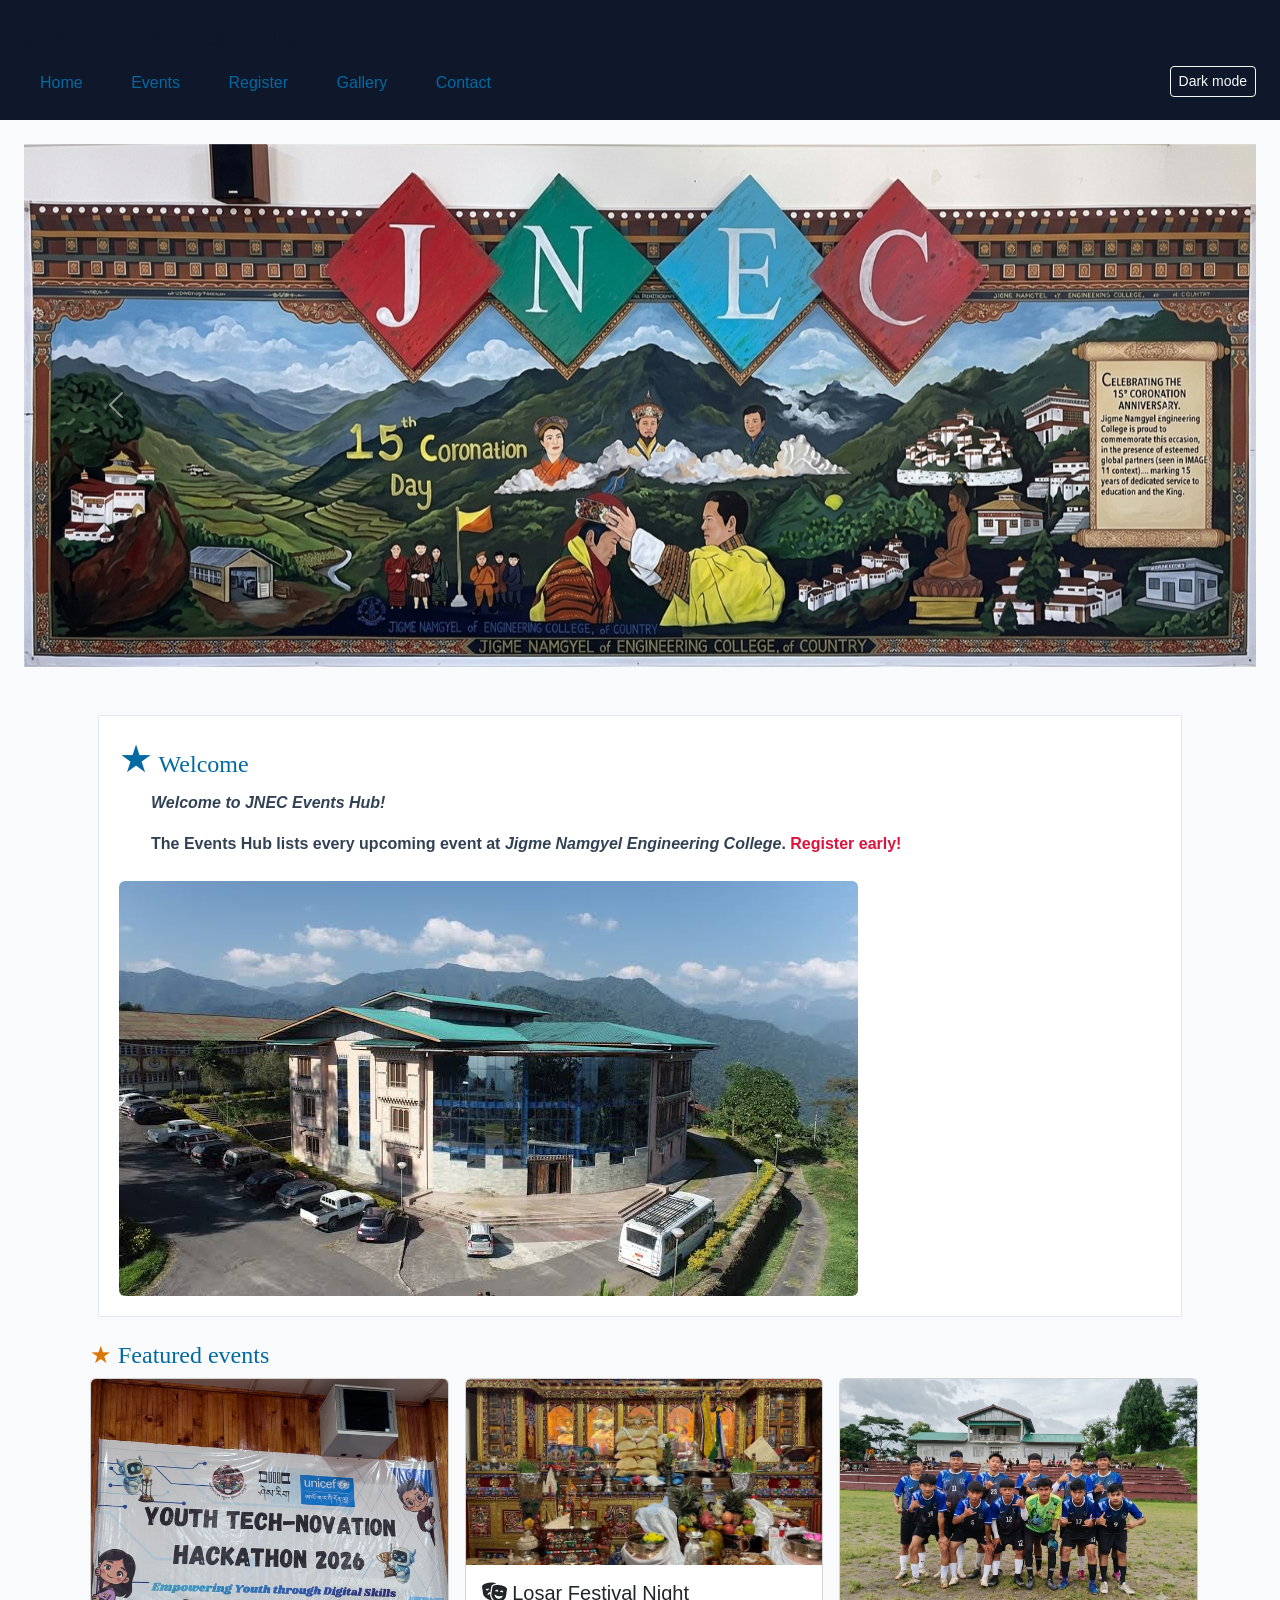
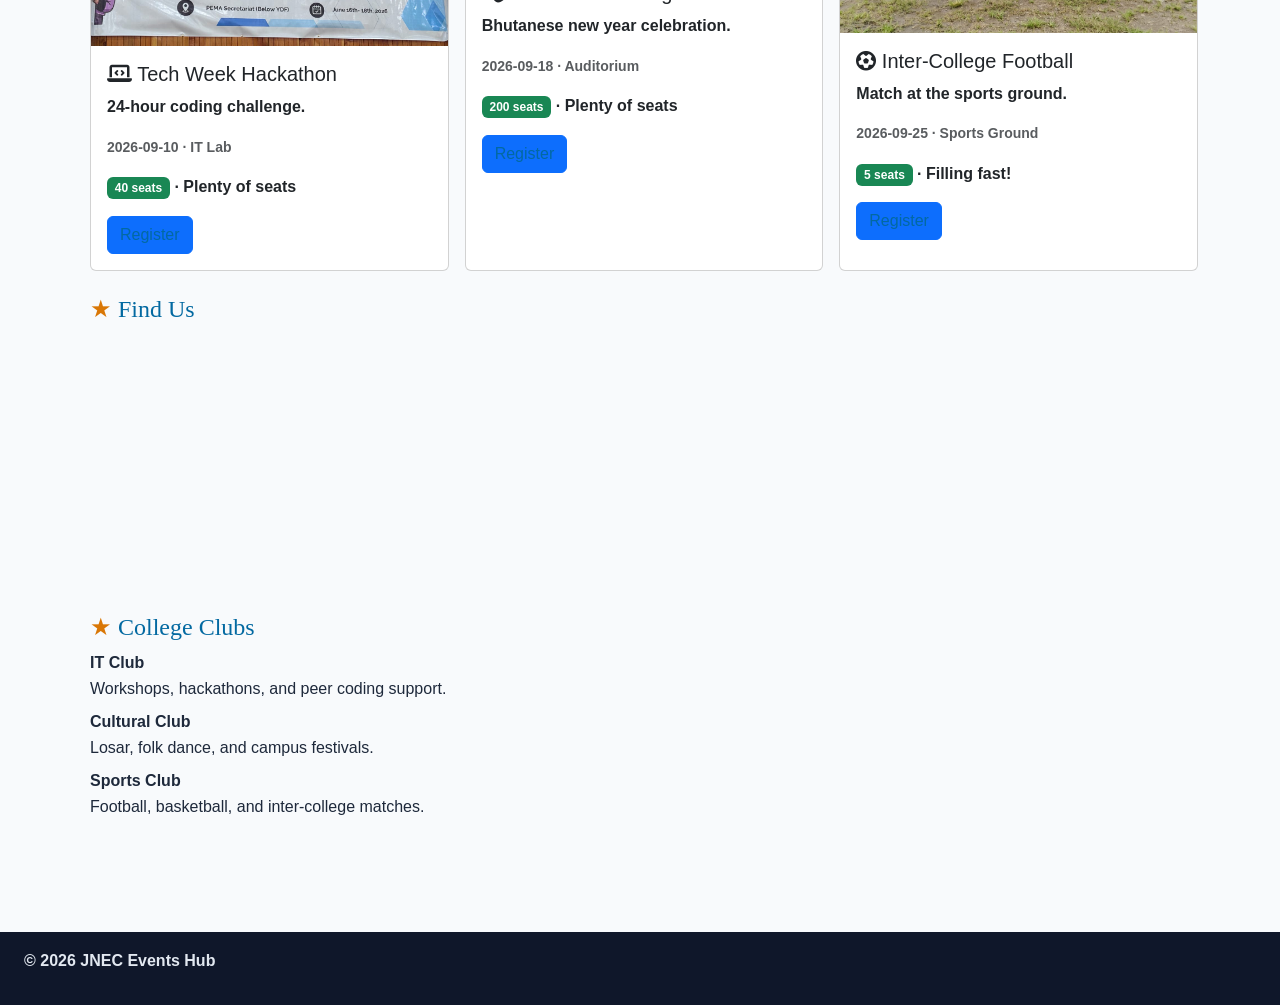
<file: index.html>
<!DOCTYPE html>
<html lang="en">
<head>
  <meta charset="UTF-8">
  <meta name="viewport" content="width=device-width, initial-scale=1.0">
  <title>JNEC Events Hub — Home</title>

  <!-- 1. Bootstrap CSS -->
  <link href="https://cdn.jsdelivr.net/npm/bootstrap@5.3.3/dist/css/bootstrap.min.css" rel="stylesheet">

  <!-- 2. Font Awesome -->
  <link rel="stylesheet" href="https://cdnjs.cloudflare.com/ajax/libs/font-awesome/6.5.2/css/all.min.css">

  <!-- 3. YOUR CSS -->
  <link rel="stylesheet" href="css/styles.css">
</head>
<body>

  <header id="top">
    <h1 class="hero-title">JNEC Events Hub</h1>
    <button type="button" id="darkToggle" class="btn btn-sm btn-outline-light">Dark mode</button>
    <nav>
      <a href="index.html" title="Go to home page">Home</a>
      <a href="events.html">Events</a>
      <a href="register.html">Register</a>
      <a href="gallery.html">Gallery</a>
      <a href="contact.html">Contact</a>
    </nav>
  </header>

  <main>
    <!-- Carousel Component -->
    <div id="eventCarousel" class="carousel slide" data-bs-ride="carousel">
      <div class="carousel-inner">
        <div class="carousel-item active">
          <img src="media/banner1.jpeg" class="d-block w-100" alt="Campus event banner 1">
        </div>
        <div class="carousel-item">
          <img src="media/banner2.jpeg" class="d-block w-100" alt="Campus event banner 2">
        </div>
      </div>
      <button class="carousel-control-prev" type="button" data-bs-target="#eventCarousel" data-bs-slide="prev">
        <span class="carousel-control-prev-icon" aria-hidden="true"></span>
        <span class="visually-hidden">Previous</span>
      </button>
      <button class="carousel-control-next" type="button" data-bs-target="#eventCarousel" data-bs-slide="next">
        <span class="carousel-control-next-icon" aria-hidden="true"></span>
        <span class="visually-hidden">Next</span>
      </button>
    </div>

    <!-- Content Sections -->
    <div class="container py-4">
      <!-- Welcome Section -->
      <section id="welcome" class="intro mb-4">
        <h2>Welcome</h2>
        <p id="welcomeMsg">Welcome.</p>
        <p>The <strong>Events Hub</strong> lists every upcoming event at
        <em>Jigme Namgyel Engineering College</em>.
        <span class="highlight" title="Registrations close 3 days before each event">Register early!</span></p>
        <img src="media/campus.jpeg" alt="JNEC campus" class="img-fluid rounded mt-2" title="Our campus in Dewathang">
      </section>

      <!-- Featured Events Section -->
      <section id="featured" class="mb-4">
        <h2>Featured events</h2>
        <div class="row g-3" id="home-events"></div>
      </section>

      <!-- Location Section -->
      <section id="location" class="mb-4">
        <h2>Find Us</h2>
        <iframe src="https://www.openstreetmap.org/export/embed.html?bbox=91.44,26.85,91.48,26.88"
        width="400" height="250" title="Campus map" style="border:0;" allowfullscreen></iframe>
      </section>

      <!-- College Clubs Section -->
      <section id="clubs" class="mb-4">
        <h2>College Clubs</h2>
        <dl>
          <dt>IT Club</dt>
          <dd>Workshops, hackathons, and peer coding support.</dd>
          <dt>Cultural Club</dt>
          <dd>Losar, folk dance, and campus festivals.</dd>
          <dt>Sports Club</dt>
          <dd>Football, basketball, and inter-college matches.</dd>
        </dl>
      </section>
    </div>
  </main>

  <footer>
    <p>&copy; <span id="year"></span> JNEC Events Hub</p>
  </footer>

  <!-- Bootstrap JS -->
  <script src="https://cdn.jsdelivr.net/npm/bootstrap@5.3.3/dist/js/bootstrap.bundle.min.js"></script>

  <!-- Main Application Script -->
  <script src="js/main.js"></script>

</body>
</html>
</file>
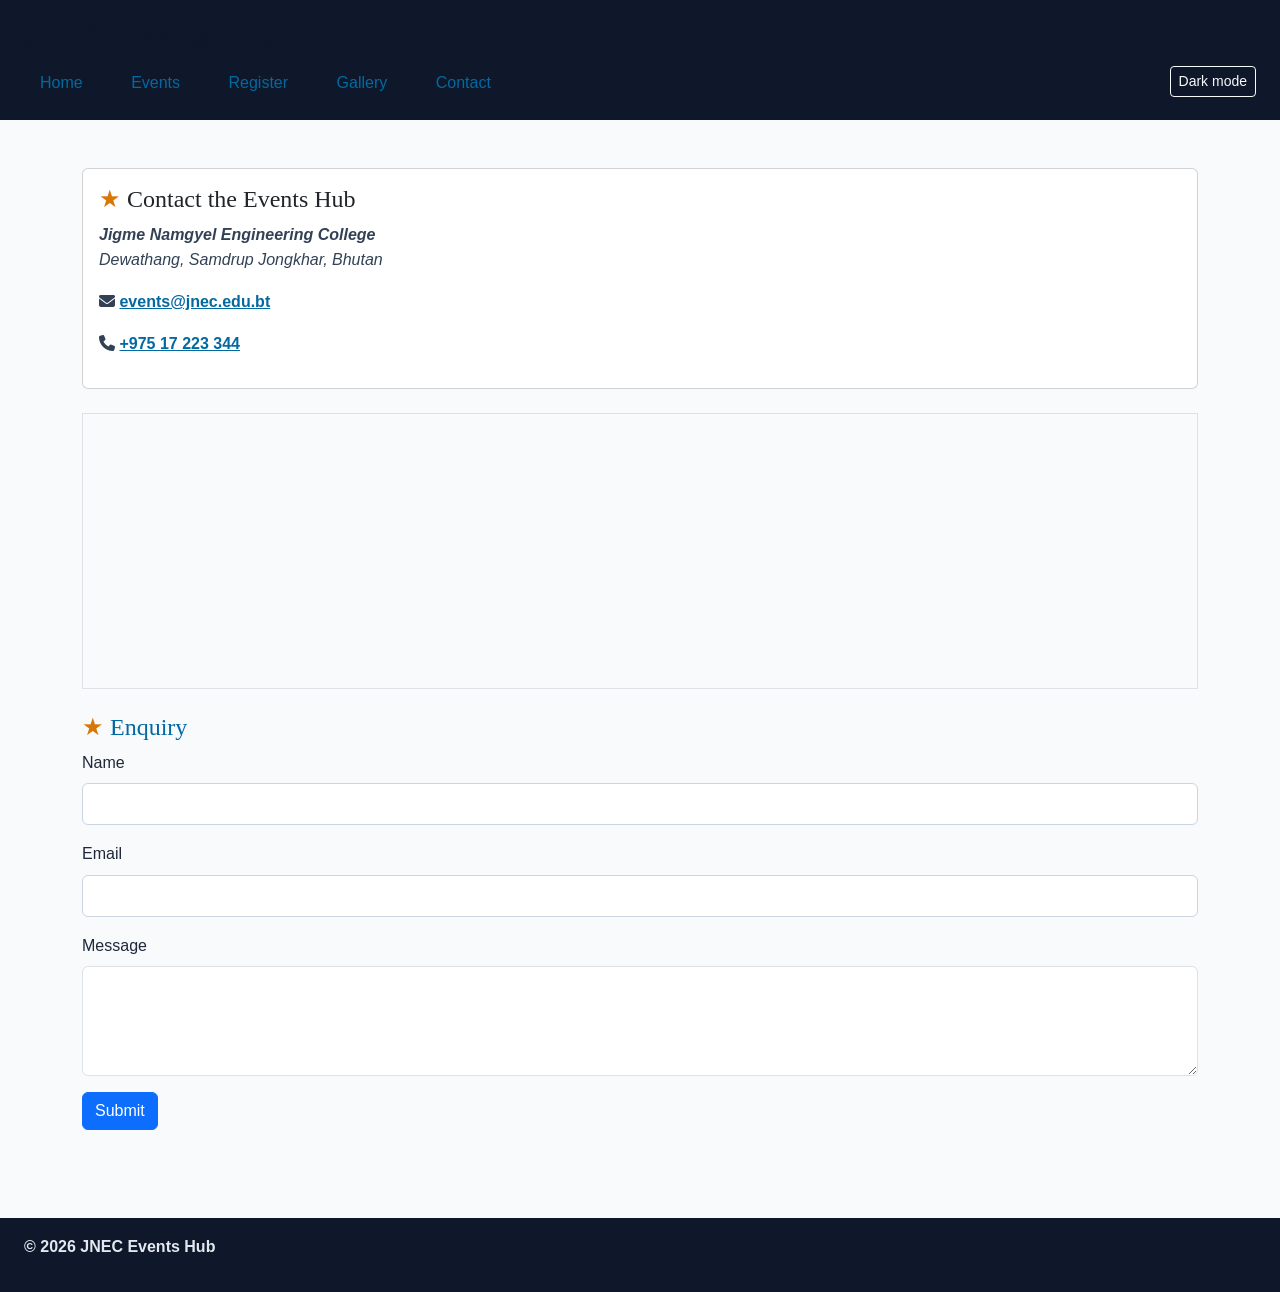
<file: contact.html>
<!DOCTYPE html>
<html lang="en">
<head>
  <meta charset="UTF-8">
  <meta name="viewport" content="width=device-width, initial-scale=1.0">
  <title>JNEC Events Hub — Contact</title>

  <!-- 1. Bootstrap CSS (framework) -->
  <link href="https://cdn.jsdelivr.net/npm/bootstrap@5.3.3/dist/css/bootstrap.min.css" rel="stylesheet">

  <!-- 2. Font Awesome (icons) -->
  <link rel="stylesheet" href="https://cdnjs.cloudflare.com/ajax/libs/font-awesome/6.5.2/css/all.min.css">

  <!-- 3. YOUR CSS last so you can override Bootstrap -->
  <link rel="stylesheet" href="css/styles.css">
</head>
<body>

  <header id="top">
    <h1>JNEC Events Hub</h1>
    <button type="button" id="darkToggle" class="btn btn-sm btn-outline-light">Dark mode</button>
    <nav>
      <a href="index.html">Home</a>
      <a href="events.html">Events</a>
      <a href="register.html">Register</a>
      <a href="gallery.html">Gallery</a>
      <a href="contact.html">Contact</a>
    </nav>
  </header>

  <main>
    <div class="container py-4">
      <div class="card mb-4">
        <div class="card-body">
          <h2 class="card-title">Contact the Events Hub</h2>
          <p>Jigme Namgyel Engineering College<br>
          Dewathang, Samdrup Jongkhar, Bhutan</p>
          <p><i class="fa-solid fa-envelope"></i> <a href="mailto:events@jnec.edu.bt">events@jnec.edu.bt</a></p>
          <p><i class="fa-solid fa-phone"></i> <a href="tel:+97517223344">+975 17 223 344</a></p>
        </div>
      </div>

      <div class="border p-2 mb-4">
        <iframe src="https://www.openstreetmap.org/export/embed.html?bbox=91.44,26.85,91.48,26.88" width="100%" height="250" title="Campus map"></iframe>
      </div>

      <h2>Enquiry</h2>
      <form action="#" method="post" id="enquiryForm">
        <div class="mb-3">
          <label for="enq-name" class="form-label">Name</label>
          <input type="text" class="form-control" id="enq-name" name="name">
        </div>
        <div class="mb-3">
          <label for="enq-email" class="form-label">Email</label>
          <input type="text" class="form-control" id="enq-email" name="email">
        </div>
        <div class="mb-3">
          <label for="enq-message" class="form-label">Message</label>
          <textarea class="form-control" id="enq-message" name="message" rows="4"></textarea>
        </div>
        <button type="submit" class="btn btn-primary">Submit</button>
      </form>
    </div>
  </main>

  <footer>
    <p>&copy; <span id="year"></span> JNEC Events Hub</p>
  </footer>

  <!-- Bootstrap JS -->
  <script src="https://cdn.jsdelivr.net/npm/bootstrap@5.3.3/dist/js/bootstrap.bundle.min.js"></script>

  <!-- Main script -->
  <script src="js/main.js"></script>

</body>
</html>
</file>
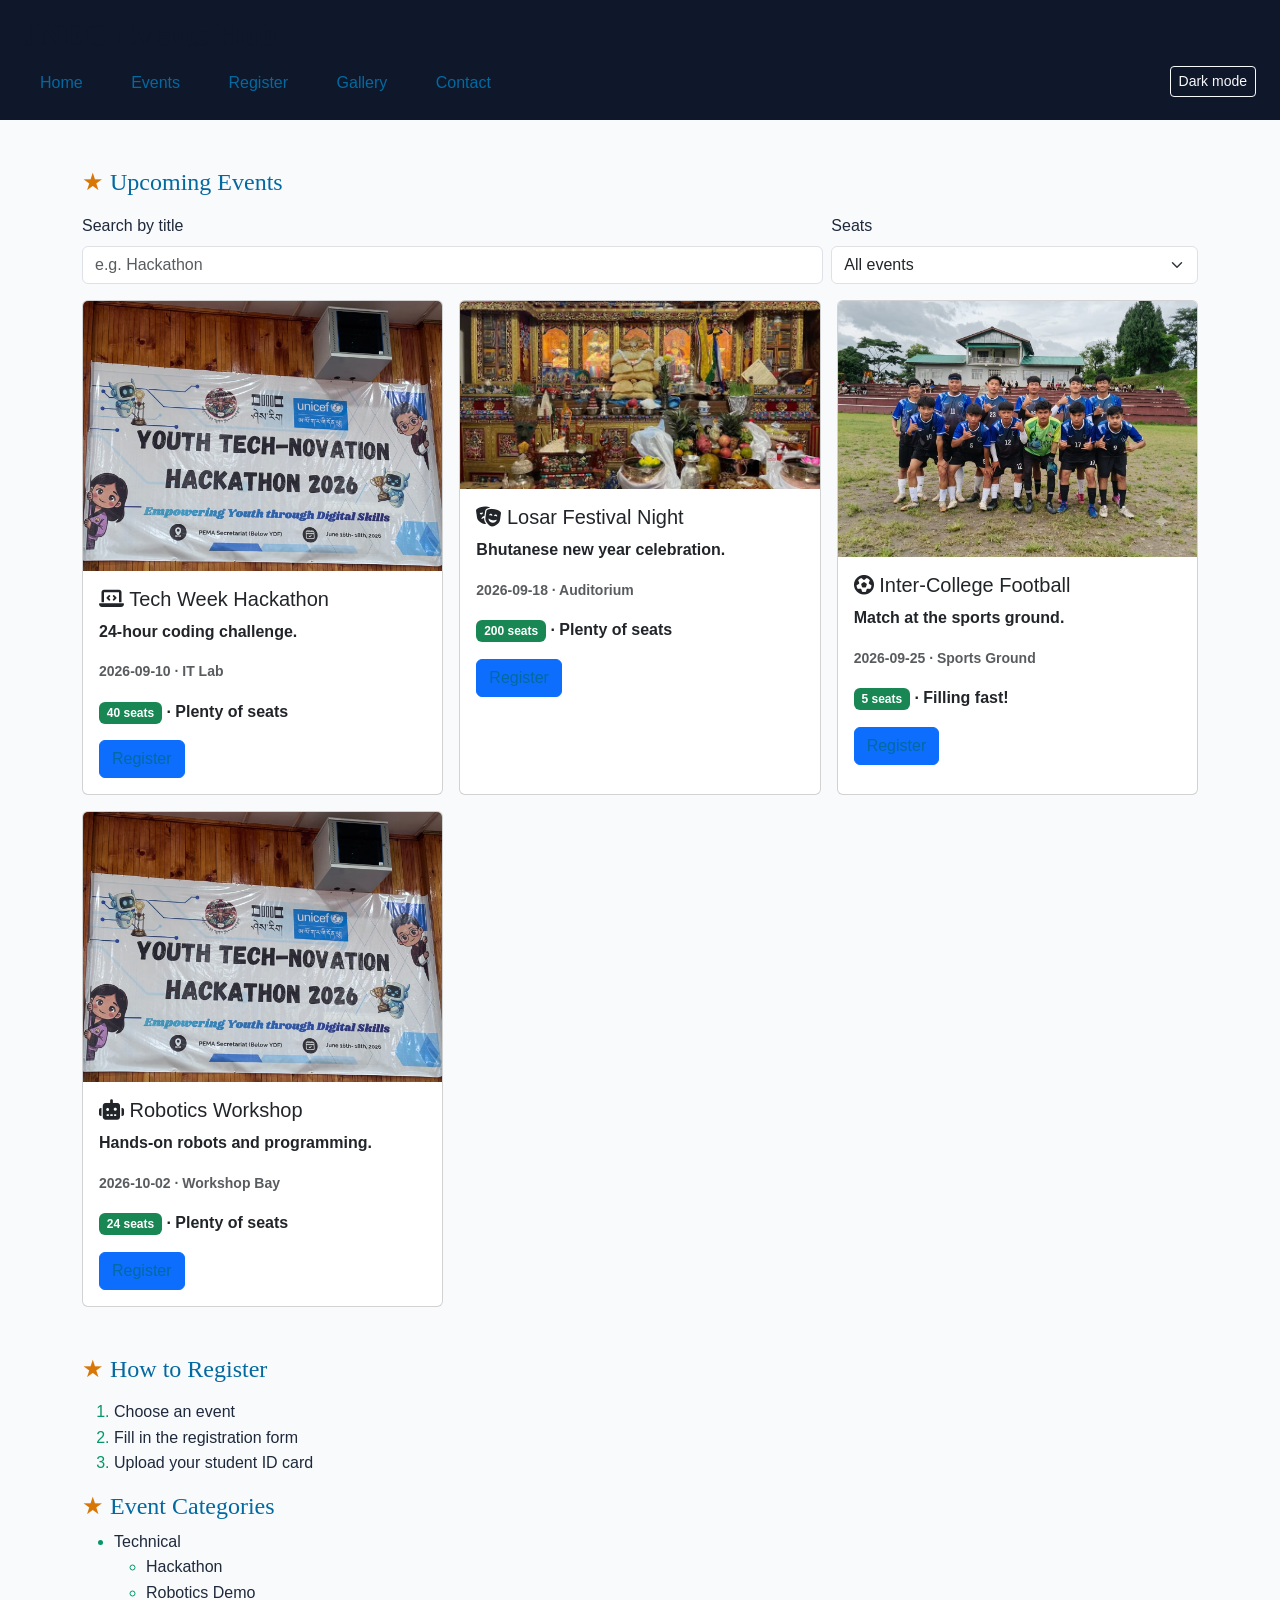
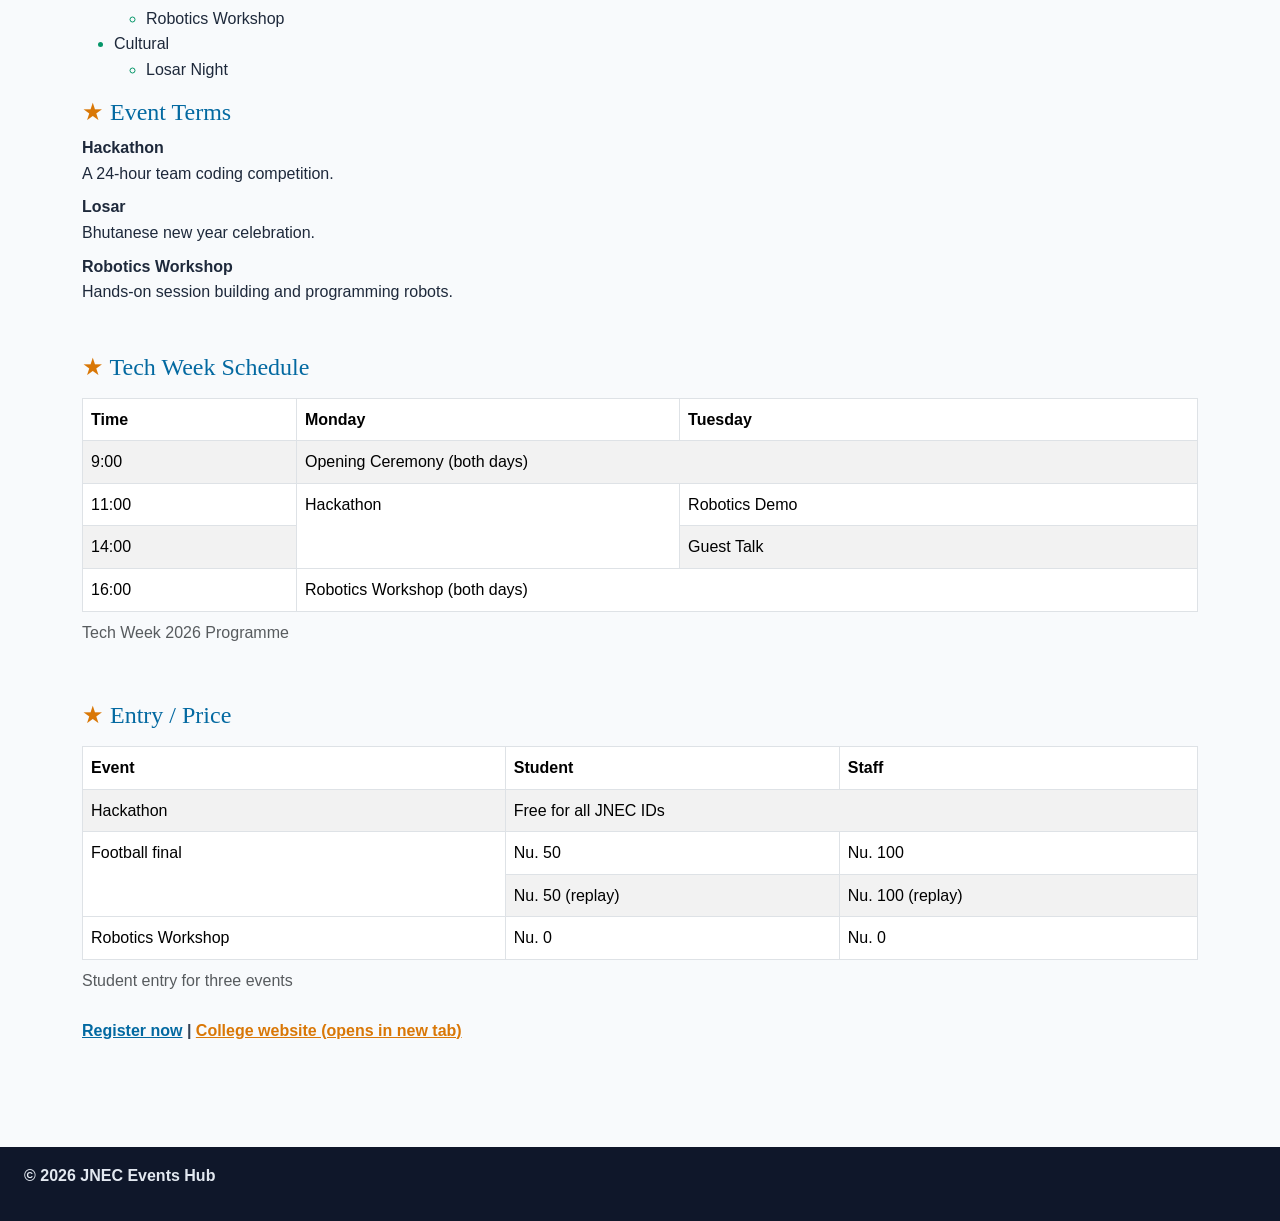
<file: events.html>
<!DOCTYPE html>
<html lang="en">
<head>
  <meta charset="UTF-8">
  <meta name="viewport" content="width=device-width, initial-scale=1.0">
  <title>JNEC Events Hub — Events</title>

  <!-- 1. Bootstrap CSS (framework) -->
  <link href="https://cdn.jsdelivr.net/npm/bootstrap@5.3.3/dist/css/bootstrap.min.css" rel="stylesheet">

  <!-- 2. Font Awesome (icons) -->
  <link rel="stylesheet" href="https://cdnjs.cloudflare.com/ajax/libs/font-awesome/6.5.2/css/all.min.css">

  <!-- 3. YOUR CSS last so you can override Bootstrap -->
  <link rel="stylesheet" href="css/styles.css">
</head>
<body>

  <header id="top">
    <h1>JNEC Events Hub</h1>
    <button type="button" id="darkToggle" class="btn btn-sm btn-outline-light">Dark mode</button>
    <nav>
      <a href="index.html">Home</a>
      <a href="events.html">Events</a>
      <a href="register.html">Register</a>
      <a href="gallery.html">Gallery</a>
      <a href="contact.html">Contact</a>
    </nav>
  </header>

  <main>
    <div class="container py-4">
      <h2 class="mb-3">Upcoming Events</h2>

      <!-- Filters -->
      <div class="row g-2 mb-3">
        <div class="col-md-8">
          <label for="search" class="form-label">Search by title</label>
          <input type="search" id="search" class="form-control" placeholder="e.g. Hackathon">
        </div>
        <div class="col-md-4">
          <label for="seat-filter" class="form-label">Seats</label>
          <select id="seat-filter" class="form-select">
            <option value="all">All events</option>
            <option value="open">Open seats</option>
            <option value="full">Sold out</option>
          </select>
        </div>
      </div>

      <!-- Event List Container -->
      <div class="row g-3" id="eventList"></div>

      <h2 class="mt-5 mb-3">How to Register</h2>
      <ol type="1">
        <li>Choose an event</li>
        <li>Fill in the registration form</li>
        <li>Upload your student ID card</li>
      </ol>

      <h2>Event Categories</h2>
      <ul>
        <li>Technical
          <ul>
            <li>Hackathon</li>
            <li>Robotics Demo</li>
            <li>Robotics Workshop</li>
          </ul>
        </li>
        <li>Cultural
          <ul>
            <li>Losar Night</li>
          </ul>
        </li>
      </ul>

      <h2>Event Terms</h2>
      <dl>
        <dt>Hackathon</dt>
        <dd>A 24-hour team coding competition.</dd>
        <dt>Losar</dt>
        <dd>Bhutanese new year celebration.</dd>
        <dt>Robotics Workshop</dt>
        <dd>Hands-on session building and programming robots.</dd>
      </dl>

      <h2 class="mt-5 mb-3">Tech Week Schedule</h2>
      <table class="table table-striped table-bordered">
        <caption>Tech Week 2026 Programme</caption>
        <thead>
          <tr><th>Time</th><th>Monday</th><th>Tuesday</th></tr>
        </thead>
        <tbody>
          <tr>
            <td>9:00</td>
            <td colspan="2">Opening Ceremony (both days)</td>
          </tr>
          <tr>
            <td>11:00</td>
            <td rowspan="2">Hackathon</td>
            <td>Robotics Demo</td>
          </tr>
          <tr>
            <td>14:00</td>
            <td>Guest Talk</td>
          </tr>
          <tr>
            <td>16:00</td>
            <td colspan="2">Robotics Workshop (both days)</td>
          </tr>
        </tbody>
      </table>

      <h2 class="mt-5 mb-3">Entry / Price</h2>
      <table class="table table-striped table-bordered">
        <caption>Student entry for three events</caption>
        <thead>
          <tr><th>Event</th><th>Student</th><th>Staff</th></tr>
        </thead>
        <tbody>
          <tr>
            <td>Hackathon</td>
            <td colspan="2">Free for all JNEC IDs</td>
          </tr>
          <tr>
            <td rowspan="2">Football final</td>
            <td>Nu. 50</td>
            <td>Nu. 100</td>
          </tr>
          <tr>
            <td>Nu. 50 (replay)</td>
            <td>Nu. 100 (replay)</td>
          </tr>
          <tr>
            <td>Robotics Workshop</td>
            <td>Nu. 0</td>
            <td>Nu. 0</td>
          </tr>
        </tbody>
      </table>

      <p>
        <a href="register.html">Register now</a> | 
        <a href="https://www.jnec.edu.bt" target="_blank" rel="noopener">College website (opens in new tab)</a>
      </p>
    </div>
  </main>

  <footer>
    <p>&copy; <span id="year"></span> JNEC Events Hub</p>
  </footer>

  <!-- Bootstrap JS -->
  <script src="https://cdn.jsdelivr.net/npm/bootstrap@5.3.3/dist/js/bootstrap.bundle.min.js"></script>

  <!-- Main JS script -->
  <script src="js/main.js"></script>

</body>
</html>
</file>
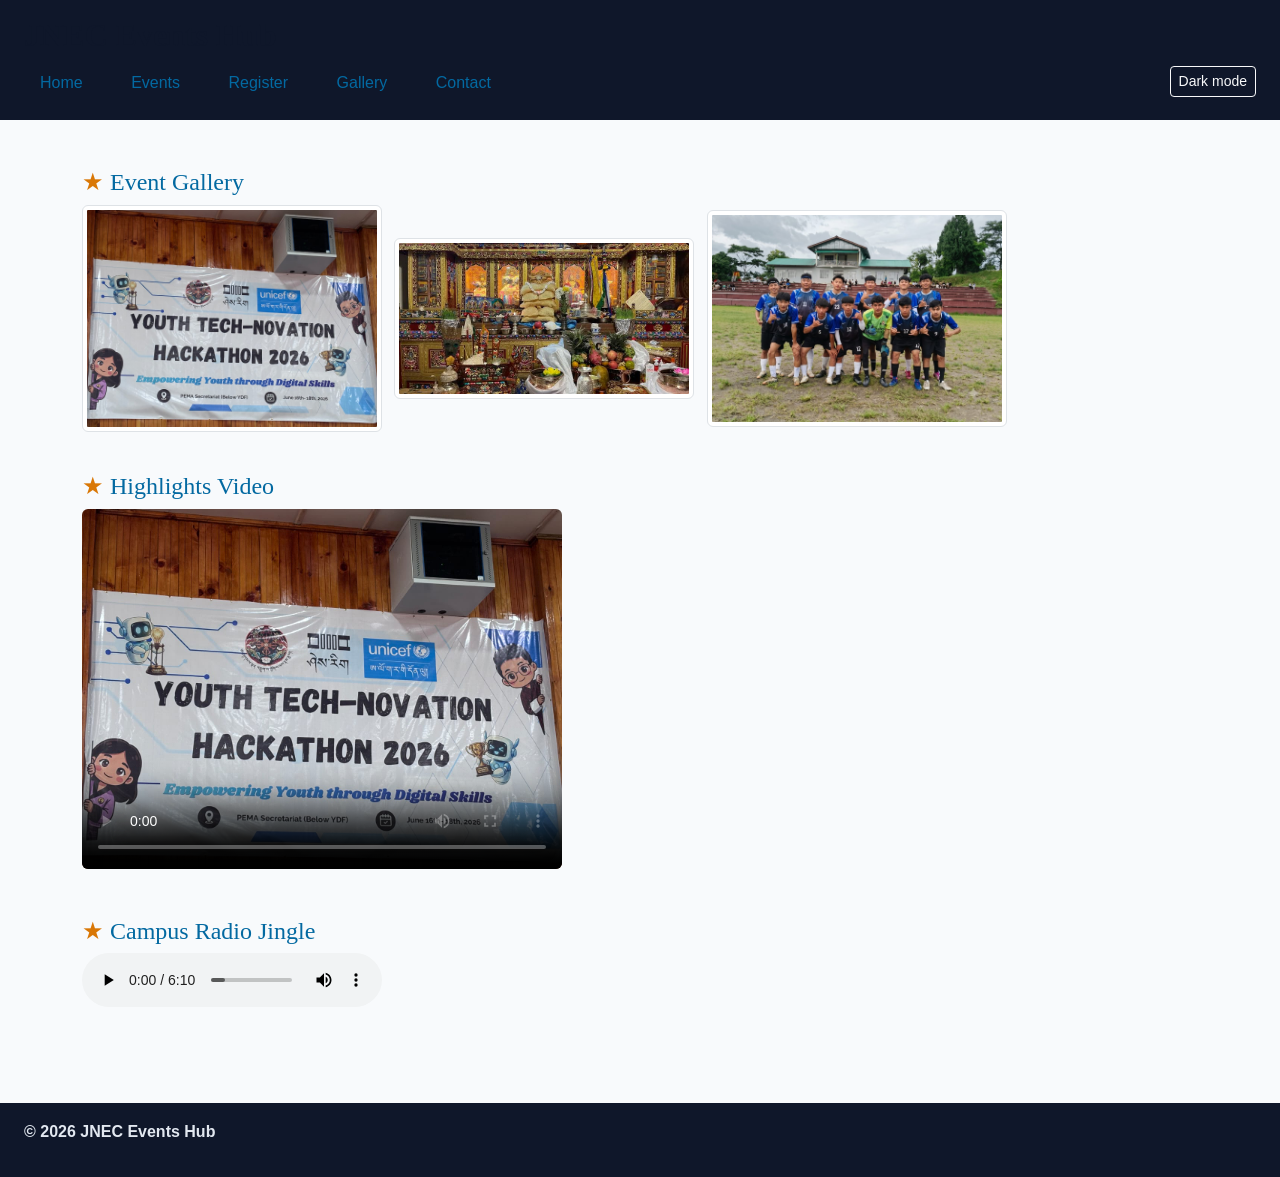
<file: gallery.html>
<!DOCTYPE html>
<html lang="en">
<head>
  <meta charset="UTF-8">
  <meta name="viewport" content="width=device-width, initial-scale=1.0">
  <title>JNEC Events Hub — Gallery</title>

  <!-- 1. Bootstrap CSS (framework) -->
  <link href="https://cdn.jsdelivr.net/npm/bootstrap@5.3.3/dist/css/bootstrap.min.css" rel="stylesheet">

  <!-- 2. Font Awesome (icons) -->
  <link rel="stylesheet" href="https://cdnjs.cloudflare.com/ajax/libs/font-awesome/6.5.2/css/all.min.css">

  <!-- 3. YOUR CSS last so you can override Bootstrap -->
  <link rel="stylesheet" href="css/styles.css">
</head>
<body>

  <header id="top">
    <h1>JNEC Events Hub</h1>
    <button type="button" id="darkToggle" class="btn btn-sm btn-outline-light">Dark mode</button>
    <nav>
      <a href="index.html">Home</a>
      <a href="events.html">Events</a>
      <a href="register.html">Register</a>
      <a href="gallery.html">Gallery</a>
      <a href="contact.html">Contact</a>
    </nav>
  </header>

  <main>
    <div class="container py-4">
      <h2>Event Gallery</h2>
      <img src="media/hackathon.jpeg" alt="Students at last year's hackathon" width="300" class="img-thumbnail me-2 mb-3">
      <img src="media/Losar.jpeg" alt="Losar celebration" width="300" class="img-thumbnail me-2 mb-3">
      <img src="media/Football.jpeg" alt="Inter-college football final" width="300" class="img-thumbnail mb-3">

      <h2 class="mt-4">Highlights Video</h2>
      <video controls width="480" poster="media/hackathon.jpeg" class="rounded mb-3">
        <source src="media/highlights.mp4" type="video/mp4">
        Sorry, your browser does not support the video element.
      </video>

      <h2 class="mt-4">Campus Radio Jingle</h2>
      <audio controls>
        <source src="media/jingle.mp3" type="audio/mpeg">
        Sorry, your browser does not support the audio element.
      </audio>
    </div>
  </main>

  <footer>
    <p>&copy; <span id="year"></span> JNEC Events Hub</p>
  </footer>

  <!-- Bootstrap JS -->
  <script src="https://cdn.jsdelivr.net/npm/bootstrap@5.3.3/dist/js/bootstrap.bundle.min.js"></script>

  <!-- Application script -->
  <script src="js/main.js"></script>

</body>
</html>
</file>
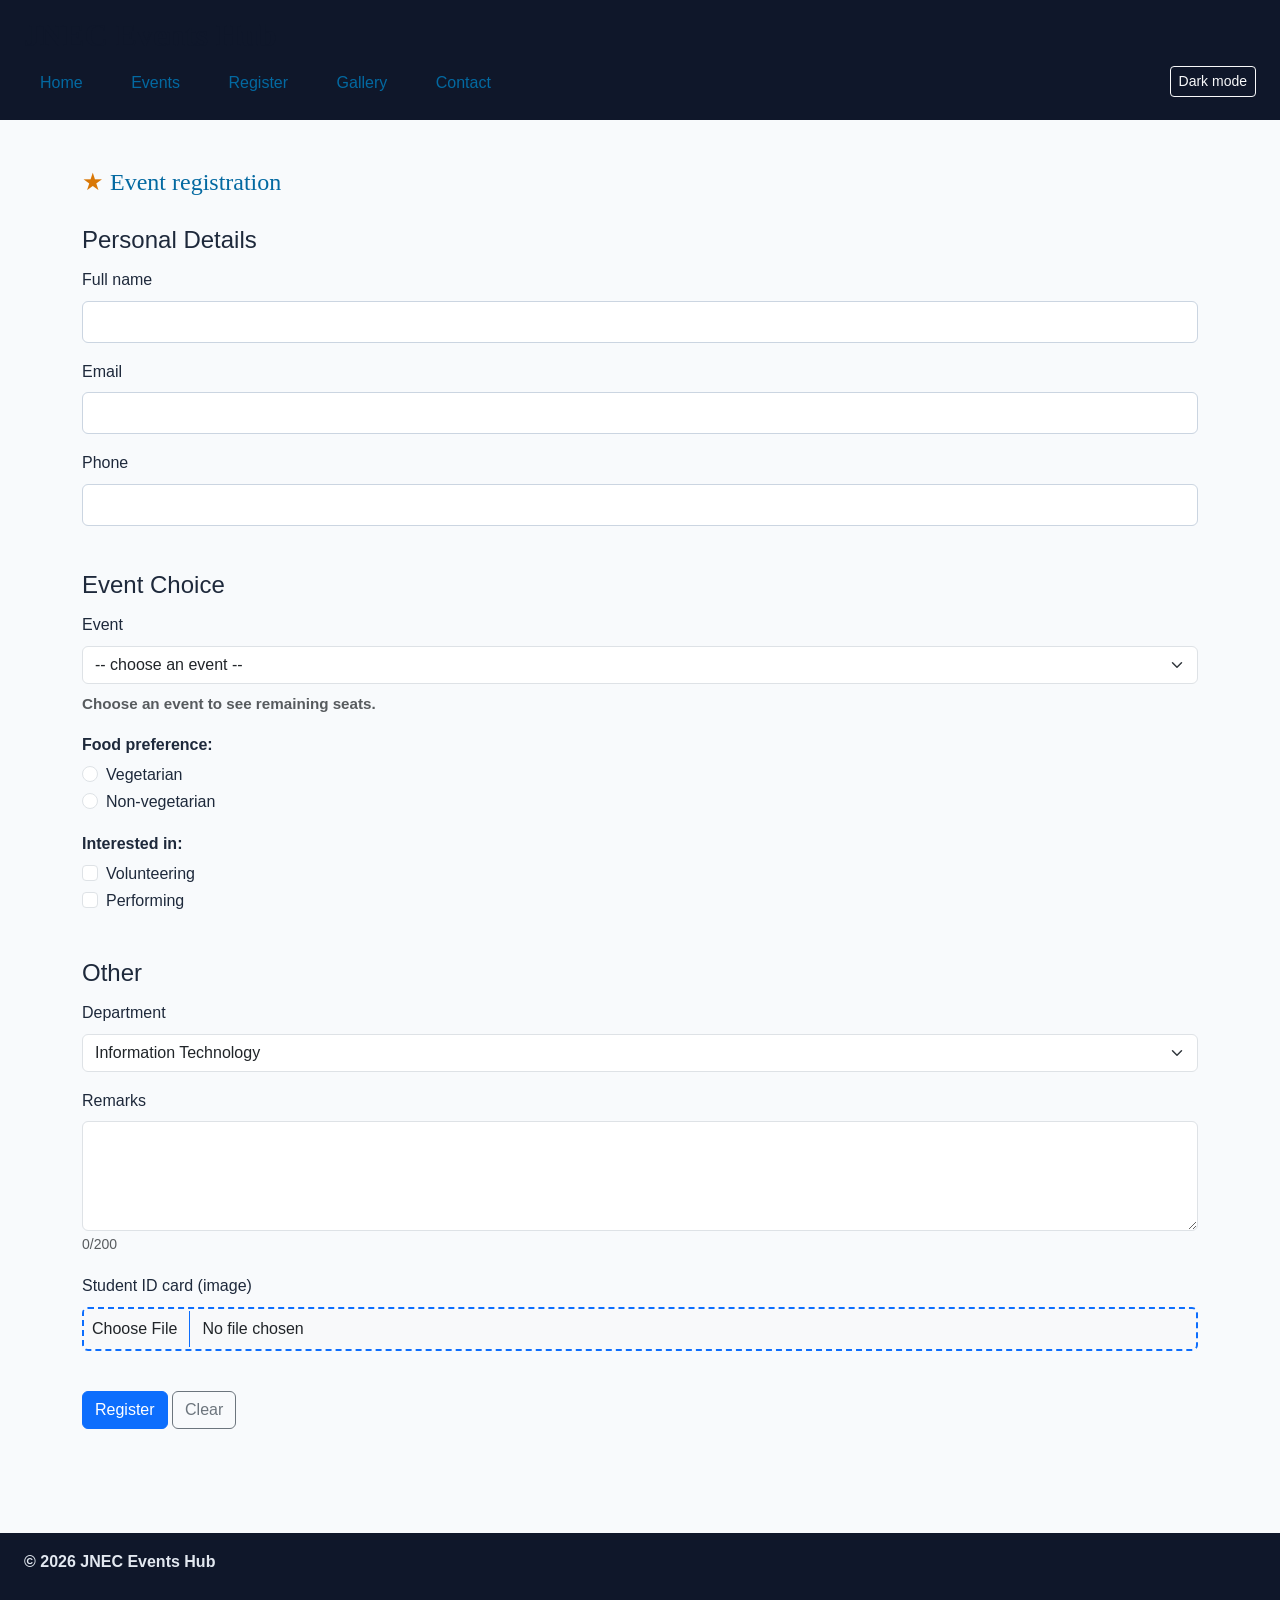
<file: register.html>
<!DOCTYPE html>
<html lang="en">
<head>
  <meta charset="UTF-8">
  <meta name="viewport" content="width=device-width, initial-scale=1.0">
  <title>JNEC Events Hub — Register</title>

  <!-- 1. Bootstrap CSS (framework) -->
  <link href="https://cdn.jsdelivr.net/npm/bootstrap@5.3.3/dist/css/bootstrap.min.css" rel="stylesheet">

  <!-- 2. Font Awesome (icons) -->
  <link rel="stylesheet" href="https://cdnjs.cloudflare.com/ajax/libs/font-awesome/6.5.2/css/all.min.css">

  <!-- 3. YOUR CSS last so you can override Bootstrap -->
  <link rel="stylesheet" href="css/styles.css">
</head>
<body>

  <header id="top">
    <h1>JNEC Events Hub</h1>
    <button type="button" id="darkToggle" class="btn btn-sm btn-outline-light">Dark mode</button>
    <nav>
      <a href="index.html">Home</a>
      <a href="events.html">Events</a>
      <a href="register.html">Register</a>
      <a href="gallery.html">Gallery</a>
      <a href="contact.html">Contact</a>
    </nav>
  </header>

  <main>
    <div class="container py-4">
      <h2 class="mb-4">Event registration</h2>

      <form action="#" method="post" enctype="multipart/form-data" id="regForm" novalidate>
        <!-- Personal Details Fieldset -->
        <fieldset class="mb-4">
          <legend>Personal Details</legend>

          <div class="mb-3">
            <label for="fullname" class="form-label">Full name</label>
            <input type="text" class="form-control" id="fullname" name="fullname">
            <span id="err-fullname" class="error text-danger small"></span>
          </div>

          <div class="mb-3">
            <label for="email" class="form-label">Email</label>
            <input type="text" class="form-control" id="email" name="email">
            <span id="err-email" class="error text-danger small"></span>
          </div>

          <div class="mb-3">
            <label for="phone" class="form-label">Phone</label>
            <input type="text" class="form-control" id="phone" name="phone">
            <span id="err-phone" class="error text-danger small"></span>
          </div>
        </fieldset>

        <!-- Event Choice Fieldset -->
        <fieldset class="mb-4">
          <legend>Event Choice</legend>

          <div class="mb-3">
            <label for="event_id" class="form-label">Event</label>
            <select class="form-select" id="event_id" name="event_id">
              <option value="">-- choose an event --</option>
              <option value="1">Tech Week Hackathon</option>
              <option value="2">Losar Festival Night</option>
              <option value="3">Inter-College Football</option>
              <option value="4">Robotics Workshop</option>
            </select>
            <span id="err-event_id" class="error text-danger small"></span>
            <p id="seatsHint" class="seats-hint mt-2 text-muted small">Choose an event to see remaining seats.</p>
          </div>

          <p class="mb-1">Food preference:</p>
          <div class="form-check">
            <input class="form-check-input" type="radio" id="veg" name="food" value="veg">
            <label class="form-check-label" for="veg">Vegetarian</label>
          </div>
          <div class="form-check mb-2">
            <input class="form-check-input" type="radio" id="nonveg" name="food" value="nonveg">
            <label class="form-check-label" for="nonveg">Non-vegetarian</label>
          </div>
          <span id="err-food" class="error text-danger small mb-3 d-block"></span>

          <p class="mb-1">Interested in:</p>
          <div class="form-check">
            <input class="form-check-input" type="checkbox" id="volunteer" name="interests" value="volunteer">
            <label class="form-check-label" for="volunteer">Volunteering</label>
          </div>
          <div class="form-check mb-2">
            <input class="form-check-input" type="checkbox" id="perform" name="interests" value="perform">
            <label class="form-check-label" for="perform">Performing</label>
          </div>
          <span id="err-interests" class="error text-danger small mb-3 d-block"></span>
        </fieldset>

        <!-- Other Fieldset -->
        <fieldset class="mb-4">
          <legend>Other</legend>

          <div class="mb-3">
            <label for="department" class="form-label">Department</label>
            <select class="form-select" id="department" name="department">
              <option value="it">Information Technology</option>
              <option value="civil">Civil</option>
              <option value="electrical">Electrical</option>
            </select>
          </div>

          <div class="mb-3">
            <label for="remarks" class="form-label">Remarks</label>
            <textarea class="form-control" id="remarks" name="remarks" rows="4" maxlength="200"></textarea>
            <span id="charCount" class="text-muted small">0/200</span>
          </div>

          <div class="mb-3">
            <label for="id_card" class="form-label">Student ID card (image)</label>
            <input class="form-control" type="file" id="id_card" name="id_card">
          </div>
        </fieldset>

        <button type="submit" class="btn btn-primary">Register</button>
        <button type="reset" id="clear-btn" class="btn btn-outline-secondary">Clear</button>
        <p class="text-success mt-3" id="form-success"></p>
      </form>
    </div>
  </main>

  <footer>
    <p>&copy; <span id="year"></span> JNEC Events Hub</p>
  </footer>

  <!-- Bootstrap JS -->
  <script src="https://cdn.jsdelivr.net/npm/bootstrap@5.3.3/dist/js/bootstrap.bundle.min.js"></script>

  <!-- Application scripts -->
  <script src="js/main.js"></script>
  <script src="js/validate.js"></script>
</body>
</html>
</file>
<file: css/styles.css>
/* FILE: css/styles.css — shared by all Events Hub pages */

body {
  font-family: "Segoe UI", Arial, sans-serif;
  font-size: 16px;
  margin: 0;
  color: rgb(30, 41, 59);
  background: #f8fafc;
  line-height: 1.6;
}

header {
  background: #0f172a;
  color: white;
  padding: 16px 24px;
}

nav a {
  color: #7dd3fc;
  margin-right: 12px;
  text-decoration: none;
  display: inline-block;
  padding: 8px 16px;
}

footer {
  background: #0f172a;
  color: #e2e8f0;
  padding: 16px 24px;
  margin-top: 40px;
}

main {
  padding: 24px;
}

/* Simple Selectors & Typography */
h1 {
  color: #0f172a;
  font-weight: 700;
  font-size: 2rem;
  font-family: Georgia, serif;
}

h2 {
  color: #0369a1;
  font-size: 1.5rem;
  text-align: left;
  font-family: Georgia, serif;
}

h3 {
  font-family: Georgia, serif;
}

p.intro {
  font-size: 1.05rem;
}

.hero-title {
  letter-spacing: 0.04em;
  word-spacing: 0.1em;
}

em {
  font-style: italic;
}

/* Combinators */
main > section {
  margin-bottom: 24px;
}

h2 + p {
  font-style: italic;
}

h2 ~ p {
  color: #334155;
}

/* Pseudo-classes */
nav a:hover {
  color: #38bdf8;
}

button:hover {
  opacity: 0.9;
}

input:focus {
  outline: 2px solid #0369a1;
}

input:checked + label {
  font-weight: 700;
}

tr:nth-child(even) {
  background: #f1f5f9;
}

/* Link State Ordering (LVHA) */
a:link { color: #0369a1; }
a:visited { color: #7c3aed; }
a:hover { color: #0ea5e9; }
a:active { color: #b91c1c; }

/* Pseudo-elements */
p::first-line {
  font-weight: bold;
}

.intro::first-letter {
  font-size: 1.6em;
  color: #0369a1;
}

h2::before {
  content: "★ ";
  color: #d97706;
}

li::marker {
  color: #059669;
}

::selection {
  color: #7f1d1d;
  background: #fde68a;
}

/* Attribute Selectors */
a[target="_blank"] {
  color: #d97706;
}

input[type="file"] {
  border: 2px dashed #0d6efd;
  padding: 0.5rem;
  background-color: #f8f9fa;
}

input[type="text"] {
  border: 1px solid #cbd5e1;
  padding: 8px;
}

input[type="checkbox"] {
  accent-color: #0369a1;
}

/* Box Model & Layout Components */
.intro {
  margin: 24px 16px 32px 16px;
  padding: 20px;
  border: 1px solid #e2e8f0;
  background: white;
}

.intro p {
  text-indent: 2em;
  text-align: justify;
}

section {
  margin-bottom: 28px;
  padding-left: 8px;
}

.highlight {
  color: crimson;
}

.admin-only {
  display: none;
}

.badge {
  display: inline;
}

.event-card {
  display: block;
}

.event-card:hover {
  transform: translateY(-5px);
  box-shadow: 0 0.5rem 1rem rgba(0, 0, 0, 0.15) !important;
  transition: transform 0.2s ease-in-out, box-shadow 0.2s ease-in-out;
}

.sold-out {
  text-decoration: line-through;
  text-decoration-color: #ef4444;
  text-decoration-style: solid;
}

.sold-out-card {
  opacity: 0.85;
}

.sold-out-card .card-title {
  text-decoration: line-through;
}

.seats-hint {
  font-size: 0.95rem;
  color: #0369a1;
}

img {
  max-width: 100%;
  height: auto;
}

#darkToggle {
  float: right;
  margin-top: 4px;
}

/* Form Validation Styles */
.error {
  display: block;
  color: #b91c1c;
  font-size: 0.875rem;
  min-height: 1.25em;
  margin-top: 4px;
}

.error:empty {
  min-height: 0;
}

.is-invalid,
input.is-invalid,
select.is-invalid,
textarea.is-invalid {
  border-color: #dc2626 !important;
}

input.is-invalid:focus,
select.is-invalid:focus,
textarea.is-invalid:focus {
  outline: 2px solid #dc2626;
  box-shadow: none;
}

#form-success {
  font-weight: 600;
  color: #15803d;
}

/* Responsive Media Queries */
@media (max-width: 600px) {
  nav a {
    display: block;
    margin: 4px 0;
  }
  body {
    font-size: 15px;
  }
}

/* Dark Mode Styles (Class .dark & System Preference) */
body.dark {
  background: #0f172a;
  color: #e2e8f0;
}

body.dark header,
body.dark footer {
  background: #020617;
}

body.dark .card,
body.dark .intro {
  background: #1e293b;
  color: #e2e8f0;
  border-color: #334155;
}

body.dark h1,
body.dark h2,
body.dark h3 {
  color: #7dd3fc;
}

body.dark h2 ~ p {
  color: #cbd5e1;
}

body.dark .form-control,
body.dark .form-select {
  background-color: #1e293b;
  color: #e2e8f0;
  border-color: #475569;
}

body.dark .form-control::placeholder {
  color: #94a3b8;
}

body.dark .seats-hint {
  color: #38bdf8;
}

body.dark .btn-outline-light {
  color: #f8fafc;
  border-color: #f8fafc;
}

body.dark .btn-outline-light:hover {
  background-color: #f8fafc;
  color: #0f172a;
}
</file>
